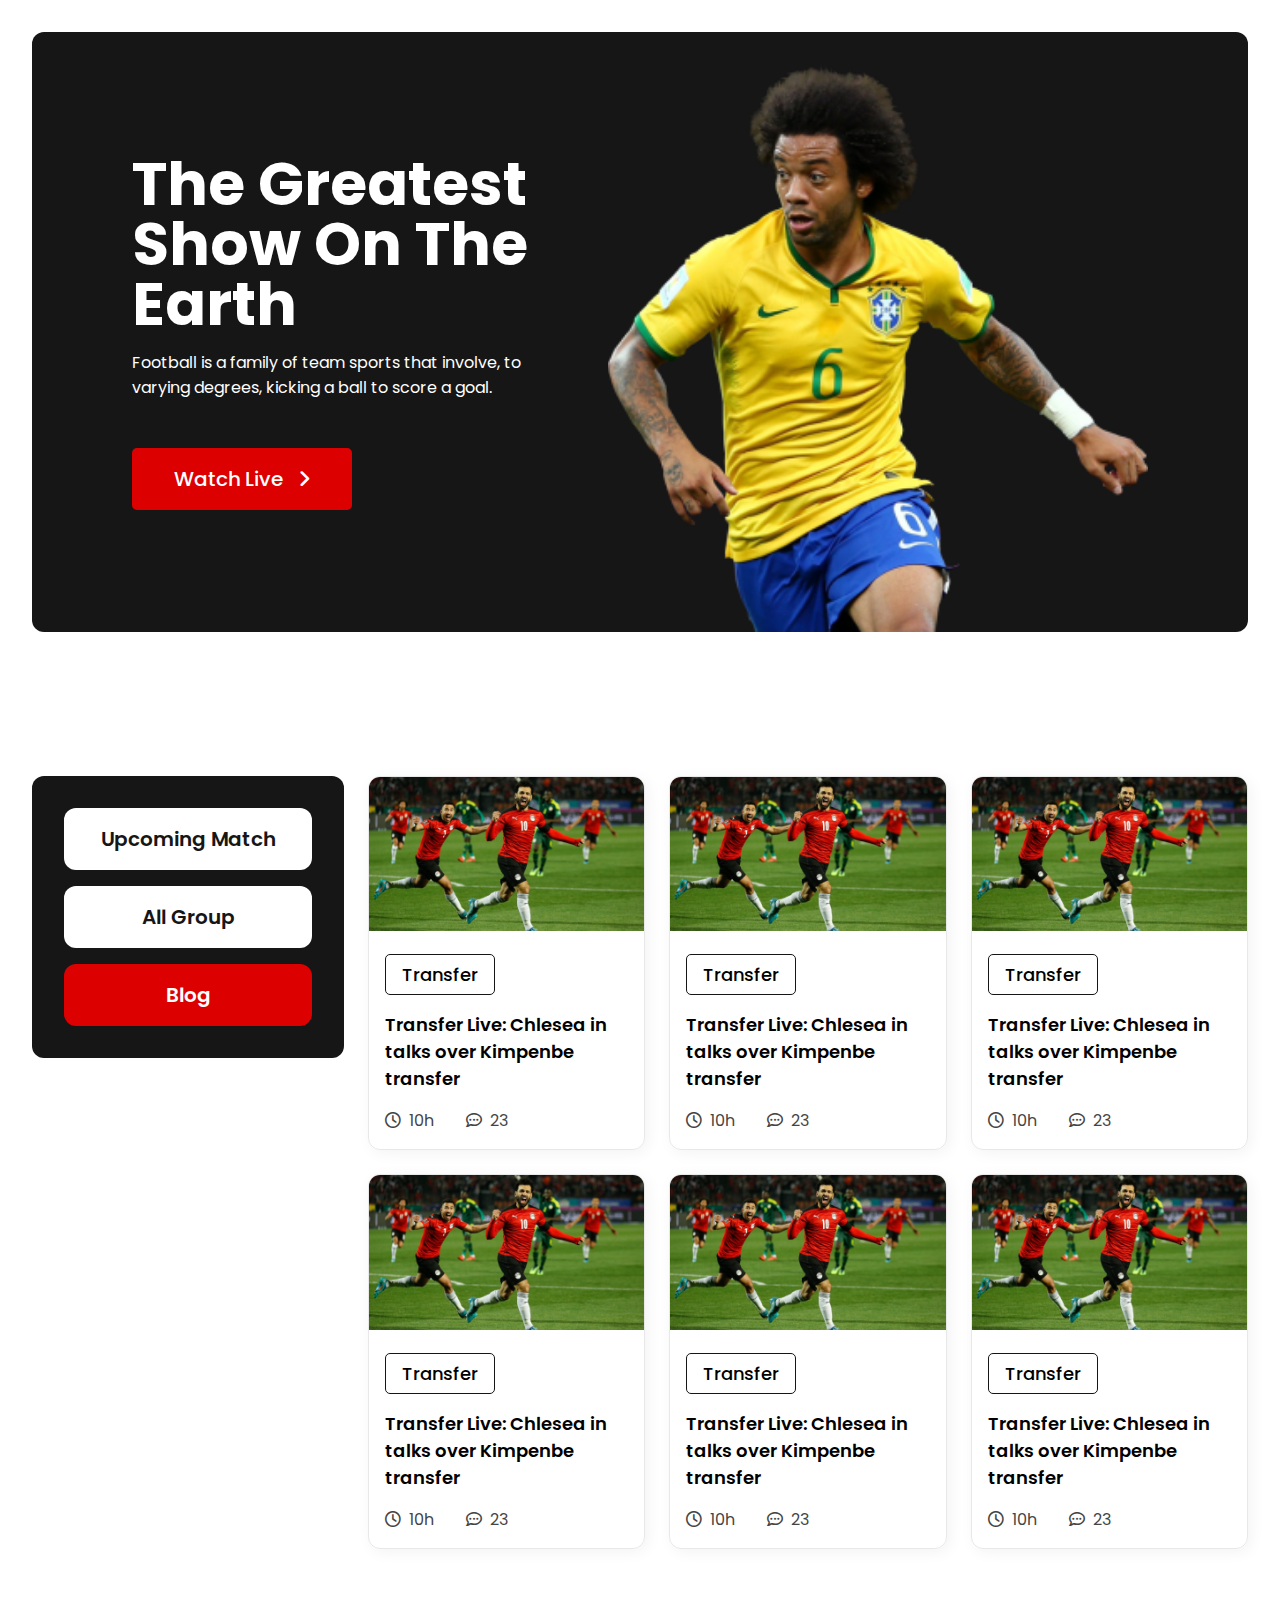
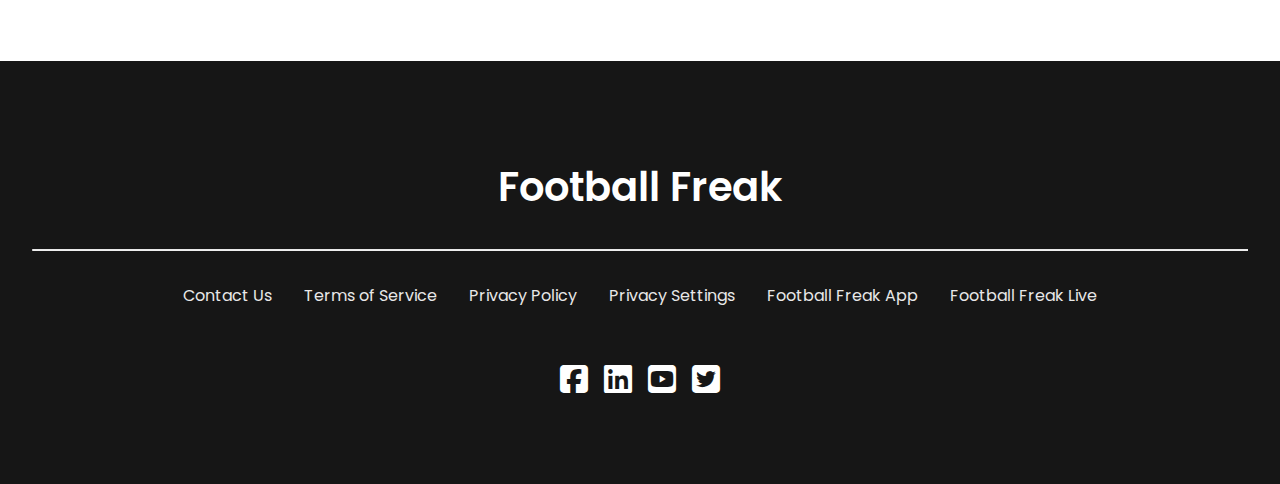
<file: index.html>
<!DOCTYPE html>
<html lang="en">

<head>
    <meta charset="UTF-8">
    <meta http-equiv="X-UA-Compatible" content="IE=edge">
    <meta name="viewport" content="width=device-width, initial-scale=1.0">
    <link rel="shortcut icon" href="assets/football_icon.png" type="image/x-icon">
    <link rel="stylesheet" href="https://cdnjs.cloudflare.com/ajax/libs/font-awesome/6.1.1/css/all.min.css" />
    <link rel="stylesheet" href="css/style.css">
    <title>Football Freak™</title>
</head>

<body>

    <!-- Header Section -->
    <div class="container">
        <header class="header">
            <div class="header__text-box">
                <h1 class="heading-primary">The Greatest show on the earth</h1>
                <p class="header__text">Football is a family of team sports that involve, to varying degrees, kicking a
                    ball
                    to score a goal.</p>
                <button class="header__btn">Watch Live &nbsp; <i class="fa-solid fa-angle-right"></i></button>
            </div>
            <img class="header__image" src="assets/banner_image.png" alt="">
        </header>
    </div>
    <!-- Main Section -->
    <main class="container main">
        <!-- Navbar -->
        <nav class="navbar">
            <ul class="navbar__items">
                <li class="navbar__item">
                    <a class="navbar__link " href="match.html">Upcoming Match</a>
                </li>
                <li class="navbar__item">
                    <a class="navbar__link" href="#">All Group</a>
                </li>
                <li class="navbar__item">
                    <a class="navbar__link navbar__link--active" href="index.html">Blog</a>
                </li>
            </ul>
        </nav>
        <!-- Blog Section -->
        <section class="blogs-section">
            <div class="blogs">
                <article class="blog">
                    <img class="blog__thumbnail" src="assets/blog_image.png" alt="blog thumbnail">
                    <div class="blog__details">
                        <p class="blog__category">Transfer</p>
                        <h2 class="blog__title">Transfer Live: Chlesea in talks over Kimpenbe transfer</h2>
                        <div class="blog__info">
                            <p class="blog__time"><i class="fa-regular fa-clock"></i> &nbsp;10h</p>
                            <p class="blog__comment"><i class="fa-regular fa-comment-dots"></i> &nbsp;23</p>
                        </div>
                    </div>
                </article>
                <article class="blog">
                    <img class="blog__thumbnail" src="assets/blog_image.png" alt="blog thumbnail">
                    <div class="blog__details">
                        <p class="blog__category">Transfer</p>
                        <h2 class="blog__title">Transfer Live: Chlesea in talks over Kimpenbe transfer</h2>
                        <div class="blog__info">
                            <p class="blog__time"><i class="fa-regular fa-clock"></i> &nbsp;10h</p>
                            <p class="blog__comment"><i class="fa-regular fa-comment-dots"></i> &nbsp;23</p>
                        </div>
                    </div>
                </article>
                <article class="blog">
                    <img class="blog__thumbnail" src="assets/blog_image.png" alt="blog thumbnail">
                    <div class="blog__details">
                        <p class="blog__category">Transfer</p>
                        <h2 class="blog__title">Transfer Live: Chlesea in talks over Kimpenbe transfer</h2>
                        <div class="blog__info">
                            <p class="blog__time"><i class="fa-regular fa-clock"></i> &nbsp;10h</p>
                            <p class="blog__comment"><i class="fa-regular fa-comment-dots"></i> &nbsp;23</p>
                        </div>
                    </div>
                </article>
                <article class="blog">
                    <img class="blog__thumbnail" src="assets/blog_image.png" alt="blog thumbnail">
                    <div class="blog__details">
                        <p class="blog__category">Transfer</p>
                        <h2 class="blog__title">Transfer Live: Chlesea in talks over Kimpenbe transfer</h2>
                        <div class="blog__info">
                            <p class="blog__time"><i class="fa-regular fa-clock"></i> &nbsp;10h</p>
                            <p class="blog__comment"><i class="fa-regular fa-comment-dots"></i> &nbsp;23</p>
                        </div>
                    </div>
                </article>
                <article class="blog">
                    <img class="blog__thumbnail" src="assets/blog_image.png" alt="blog thumbnail">
                    <div class="blog__details">
                        <p class="blog__category">Transfer</p>
                        <h2 class="blog__title">Transfer Live: Chlesea in talks over Kimpenbe transfer</h2>
                        <div class="blog__info">
                            <p class="blog__time"><i class="fa-regular fa-clock"></i> &nbsp;10h</p>
                            <p class="blog__comment"><i class="fa-regular fa-comment-dots"></i> &nbsp;23</p>
                        </div>
                    </div>
                </article>
                <article class="blog">
                    <img class="blog__thumbnail" src="assets/blog_image.png" alt="blog thumbnail">
                    <div class="blog__details">
                        <p class="blog__category">Transfer</p>
                        <h2 class="blog__title">Transfer Live: Chlesea in talks over Kimpenbe transfer</h2>
                        <div class="blog__info">
                            <p class="blog__time"><i class="fa-regular fa-clock"></i> &nbsp;10h</p>
                            <p class="blog__comment"><i class="fa-regular fa-comment-dots"></i> &nbsp;23</p>
                        </div>
                    </div>
                </article>
            </div>
            <div class="view-all">
                <button class="view-all__btn">Show All &nbsp; <i class="fa-solid fa-spinner"></i></button>
            </div>
        </section>
    </main>
    <!-- Footer -->
    <footer class="footer">
        <div class="container">
            <h2 class="footer__logo">Football Freak</h2>
            <hr class="line">
            <ul class="footer-nav">
                <li class="footer-nav__item">
                    <a class="footer-nav__link" href="#">Contact Us</a>
                </li>
                <li class="footer-nav__item">
                    <a class="footer-nav__link" href="#">Terms of Service</a>
                </li>
                <li class="footer-nav__item">
                    <a class="footer-nav__link" href="#">Privacy Policy</a>
                </li>
                <li class="footer-nav__item">
                    <a class="footer-nav__link" href="#">Privacy Settings</a>
                </li>
                <li class="footer-nav__item">
                    <a class="footer-nav__link" href="#">Football Freak App</a>
                </li>
                <li class="footer-nav__item">
                    <a class="footer-nav__link" href="#">Football Freak Live</a>
                </li>
            </ul>
            <div class="social-connections">
                <a class="social-connections__link" href="https://www.facebook.com" target="_blank"><i
                        class="fa-brands fa-facebook-square"></i></a>
                <a class="social-connections__link" href="https://www.linkedin.com" target="_blank"><i
                        class="fa-brands fa-linkedin"></i></a>
                <a class="social-connections__link" href="https://www.youtube.com" target="_blank"><i
                        class="fa-brands fa-youtube-square"></i></a>
                <a class="social-connections__link" href="https://www.twitter.com" target="_blank"><i
                        class="fa-brands fa-twitter-square"></i></a>
            </div>
        </div>
    </footer>
</body>

</html>
</file>
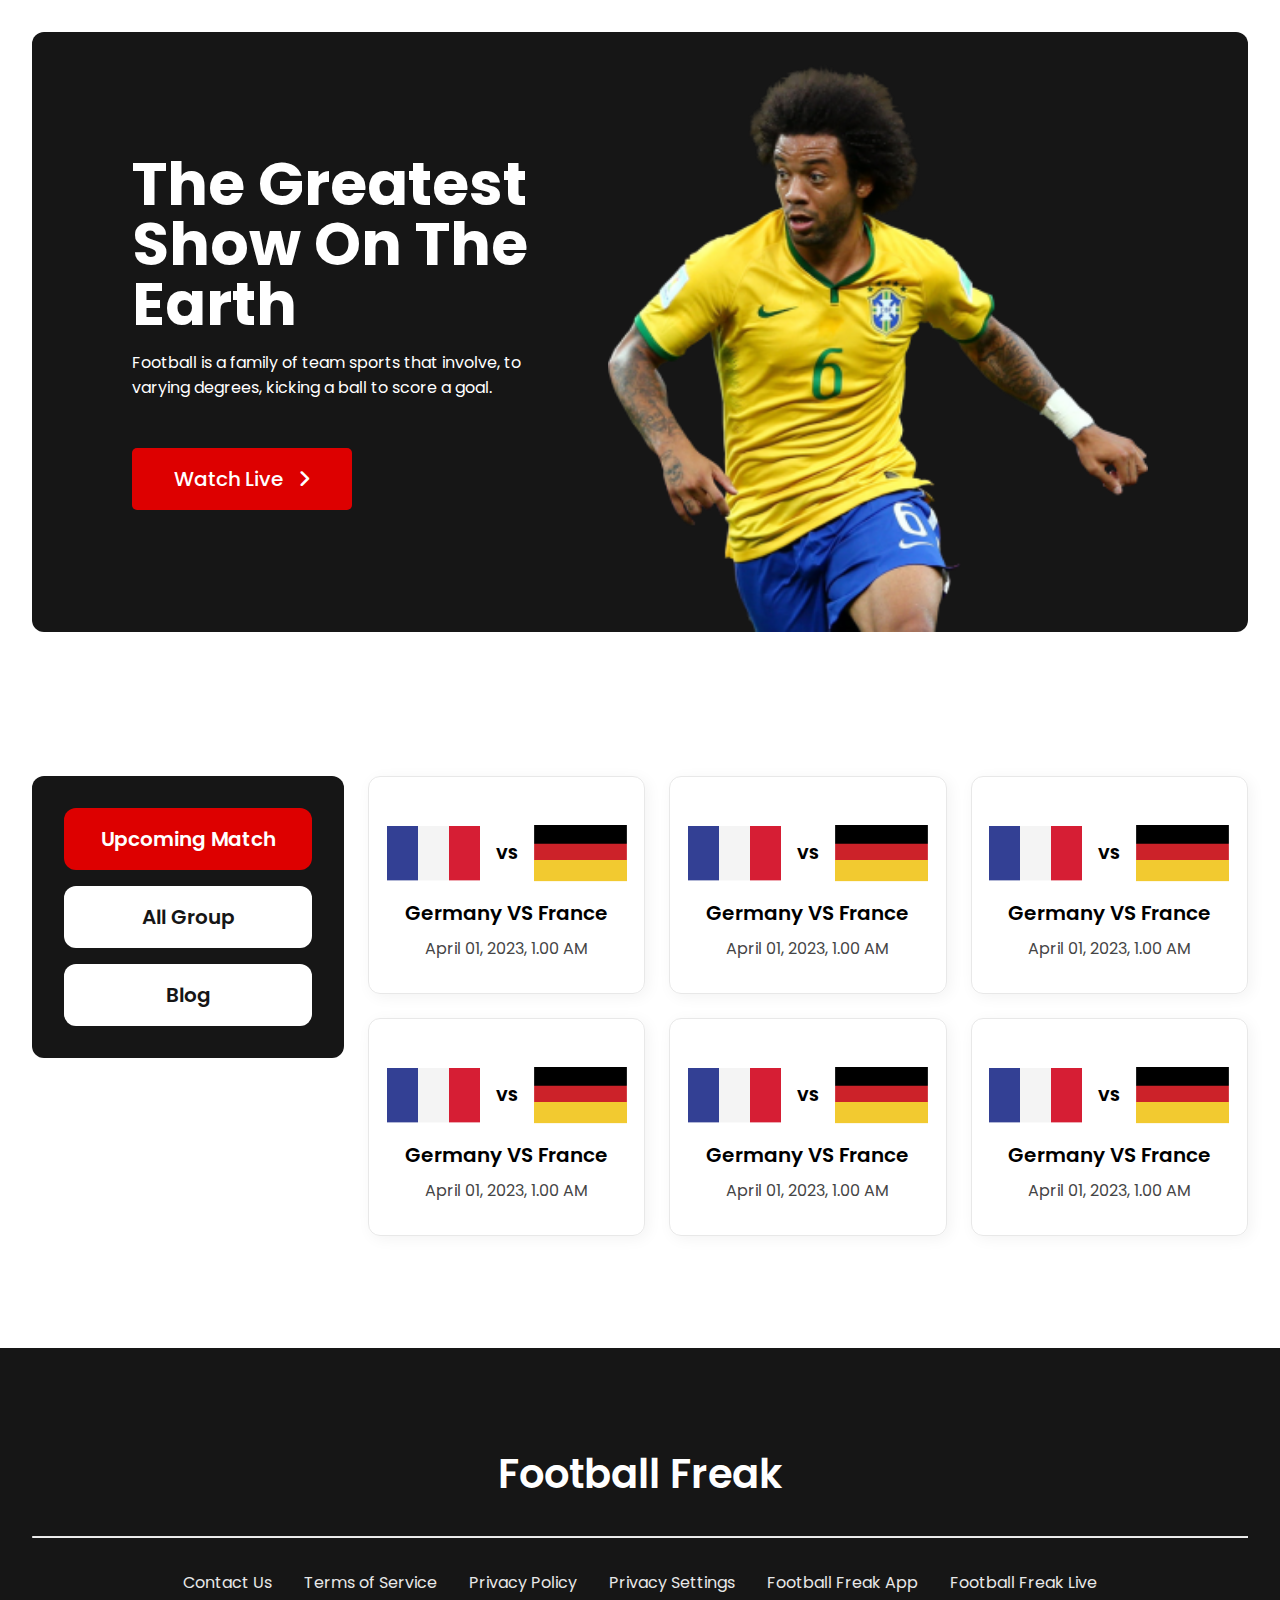
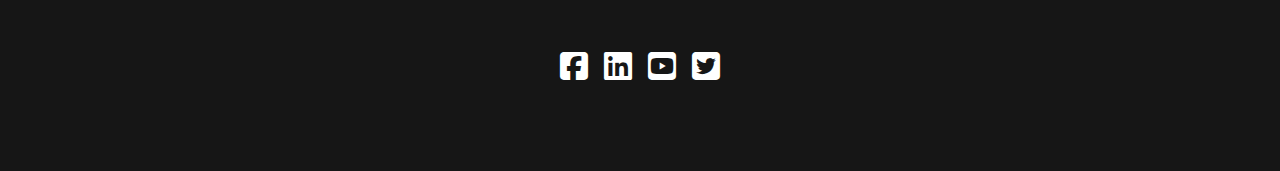
<file: match.html>
<!DOCTYPE html>
<html lang="en">

<head>
    <meta charset="UTF-8">
    <meta http-equiv="X-UA-Compatible" content="IE=edge">
    <meta name="viewport" content="width=device-width, initial-scale=1.0">
    <link rel="shortcut icon" href="assets/football_icon.png" type="image/x-icon">
    <link rel="stylesheet" href="https://cdnjs.cloudflare.com/ajax/libs/font-awesome/6.1.1/css/all.min.css" />
    <link rel="stylesheet" href="css/match.css">
    <title>Football Freak™</title>
</head>

<body>
    <!-- Header Section -->
    <div class="container">
        <header class="header">
            <div class="header__text-box">
                <h1 class="heading-primary">The Greatest show on the earth</h1>
                <p class="header__text">Football is a family of team sports that involve, to varying degrees, kicking a
                    ball
                    to score a goal.</p>
                <button class="header__btn">Watch Live &nbsp; <i class="fa-solid fa-angle-right"></i></button>
            </div>
            <img class="header__image" src="assets/banner_image.png" alt="">
        </header>
    </div>
    <!-- Main Section -->
    <main class="container main">
        <!-- Navbar -->
        <nav class="navbar">
            <ul class="navbar__items">
                <li class="navbar__item">
                    <a class="navbar__link navbar__link--active" href="match.html">Upcoming Match</a>
                </li>
                <li class="navbar__item">
                    <a class="navbar__link" href="#">All Group</a>
                </li>
                <li class="navbar__item">
                    <a class="navbar__link" href="index.html">Blog</a>
                </li>
            </ul>
        </nav>
        <!-- Matches -->
        <section class="matches">
            <div class="match">
                <div class="match__vs">
                    <img src="assets/flag.png" alt="flag">
                    <h4>VS</h4>
                    <img src="assets/germany_flag.png" alt="flag">
                </div>
                <h2 class="match__title">Germany VS France</h2>
                <p class="match__time">April 01, 2023, 1.00 AM</p>
            </div>
            <div class="match">
                <div class="match__vs">
                    <img src="assets/flag.png" alt="flag">
                    <h4>VS</h4>
                    <img src="assets/germany_flag.png" alt="flag">
                </div>
                <h2 class="match__title">Germany VS France</h2>
                <p class="match__time">April 01, 2023, 1.00 AM</p>
            </div>
            <div class="match">
                <div class="match__vs">
                    <img src="assets/flag.png" alt="flag">
                    <h4>VS</h4>
                    <img src="assets/germany_flag.png" alt="flag">
                </div>
                <h2 class="match__title">Germany VS France</h2>
                <p class="match__time">April 01, 2023, 1.00 AM</p>
            </div>
            <div class="match">
                <div class="match__vs">
                    <img src="assets/flag.png" alt="flag">
                    <h4>VS</h4>
                    <img src="assets/germany_flag.png" alt="flag">
                </div>
                <h2 class="match__title">Germany VS France</h2>
                <p class="match__time">April 01, 2023, 1.00 AM</p>
            </div>
            <div class="match">
                <div class="match__vs">
                    <img src="assets/flag.png" alt="flag">
                    <h4>VS</h4>
                    <img src="assets/germany_flag.png" alt="flag">
                </div>
                <h2 class="match__title">Germany VS France</h2>
                <p class="match__time">April 01, 2023, 1.00 AM</p>
            </div>
            <div class="match">
                <div class="match__vs">
                    <img src="assets/flag.png" alt="flag">
                    <h4>VS</h4>
                    <img src="assets/germany_flag.png" alt="flag">
                </div>
                <h2 class="match__title">Germany VS France</h2>
                <p class="match__time">April 01, 2023, 1.00 AM</p>
            </div>
        </section>
    </main>

    <!-- Footer Section -->
    <footer class="footer">
        <div class="container">
            <h2 class="footer__logo">Football Freak</h2>
            <hr class="line">
            <ul class="footer-nav">
                <li class="footer-nav__item">
                    <a class="footer-nav__link" href="#">Contact Us</a>
                </li>
                <li class="footer-nav__item">
                    <a class="footer-nav__link" href="#">Terms of Service</a>
                </li>
                <li class="footer-nav__item">
                    <a class="footer-nav__link" href="#">Privacy Policy</a>
                </li>
                <li class="footer-nav__item">
                    <a class="footer-nav__link" href="#">Privacy Settings</a>
                </li>
                <li class="footer-nav__item">
                    <a class="footer-nav__link" href="#">Football Freak App</a>
                </li>
                <li class="footer-nav__item">
                    <a class="footer-nav__link" href="#">Football Freak Live</a>
                </li>
            </ul>
            <div class="social-connections">
                <a class="social-connections__link" href="https://www.facebook.com" target="_blank"><i
                        class="fa-brands fa-facebook-square"></i></a>
                <a class="social-connections__link" href="https://www.linkedin.com" target="_blank"><i
                        class="fa-brands fa-linkedin"></i></a>
                <a class="social-connections__link" href="https://www.youtube.com" target="_blank"><i
                        class="fa-brands fa-youtube-square"></i></a>
                <a class="social-connections__link" href="https://www.twitter.com" target="_blank"><i
                        class="fa-brands fa-twitter-square"></i></a>
            </div>
        </div>
    </footer>
</body>

</html>
</file>
<file: css/style.css>
@import url('https://fonts.googleapis.com/css2?family=Poppins:wght@400;500;600;700&display=swap');

:root {
  --color-primary: #dd0000;
  --color-secondary: #454545;
  --color-dark: #161616;
  --color-gray: #e8e8e8;
}

*,
*::after,
*::before {
  padding: 0;
  margin: 0;
  box-sizing: inherit;
  font-family: inherit;
}

html {
  box-sizing: border-box;
}

body {
  font-family: 'Poppins', sans-serif;
}

.container {
  max-width: 1320px;
  margin: 0 auto;
  padding: 32px;
}

.line {
  border-top: 1px solid var(--color-gray);
}

/****************** Header Section ******************
****************************************************/

.header {
  background-color: var(--color-dark);
  height: 600px;
  padding-inline: 100px;
  color: #fff;
  display: flex;
  gap: 32px;
  border-radius: 12px;
  /* overflow: hidden; */
}

.header__text-box {
  margin-block: auto;
  min-width: 40%;
}

.heading-primary {
  font-size: 60px;
  line-height: 1;
  text-transform: capitalize;
  margin-bottom: 16px;
}

.header__btn {
  padding: 16px 42px;
  font-size: 20px;
  background-color: var(--color-primary);
  border: none;
  border-radius: 5px;
  color: #fff;
  font-weight: 500;
  margin-top: 48px;
  cursor: pointer;

  transition: background-color 0.2s ease, transform 0.2s ease;
}

.header__btn:hover {
  background-color: #cc0000;
  transform: translateY(-3px);
}

.header__btn:active {
  transform: translateX(0px);
}

.header__image {
  height: 100%;
  padding-top: 2rem;
}

/******************* Main Section ******************
****************************************************/

.main {
  margin-top: 80px;
  display: flex;
  gap: 24px;
}

.navbar {
  width: 312px;
  background-color: var(--color-dark);
  padding: 16px;
  border-radius: 12px;
  flex-shrink: 0;
  align-self: flex-start;
}

.navbar__items {
  list-style: none;
  text-align: center;
}

.navbar__link {
  display: block;
  background-color: #fff;
  margin: 16px;
  font-weight: 600;
  font-size: 20px;
  text-decoration: none;
  color: var(--color-dark);
  padding-block: 16px;
  border-radius: 12px;
  transition: background-color 0.3s ease, color 0.3s ease;
}

.navbar__link:hover {
  background-color: var(--color-primary);
  color: #fff;
}

.navbar__link--active {
  background-color: var(--color-primary);
  color: #fff;
}

/****************** Blogs Section ******************
****************************************************/

.blogs {
  display: grid;
  grid-template-columns: repeat(3, 1fr);
  gap: 24px;
}

.blog {
  border: 1px solid var(--color-gray);
  box-shadow: 3px 3px 15px rgba(0, 0, 0, 0.05);
  border-radius: 12px;
  overflow: hidden;
}

.blog__thumbnail {
  width: 100%;
}

.blog__category {
  font-size: 18px;
  font-weight: 500;
  display: inline-block;
  padding: 6px 16px;
  border-radius: 5px;
  margin-bottom: 16px;
  border: 1px solid var(--color-dark);
}

.blog__details {
  padding: 1rem;
}

.blog__title {
  font-size: 18px;
  font-weight: 600;
  margin-bottom: 16px;
}

.blog__info {
  display: flex;
  gap: 32px;
  color: var(--color-secondary);
}

.view-all {
  text-align: center;
  margin-top: 48px;
  display: none;
}

.view-all__btn {
  padding: 12px 32px;
  font-size: 20px;
  font-weight: 500;
  border-radius: 5px;
  background-color: var(--color-primary);
  border: none;
  outline: none;
  color: #fff;
  cursor: pointer;
}

/****************** Footer Section ******************
****************************************************/

.footer {
  background-color: var(--color-dark);
  padding: 64px 0 48px;
  margin-top: 80px;
}

.footer__logo {
  color: #fff;
  font-size: 40px;
  font-weight: 600;
  text-align: center;
  margin-bottom: 32px;
}

.footer-nav {
  margin-top: 32px;
  list-style: none;
  display: flex;
  flex-wrap: wrap;
  gap: 32px;
  justify-content: center;
}

.footer-nav__link {
  text-decoration: none;
  color: var(--color-gray);
}

.social-connections {
  display: flex;
  justify-content: center;
  gap: 16px;
  margin-top: 48px;
  font-size: 32px;
}

.social-connections__link {
  text-decoration: none;
  color: #fff;
}

/****************** Media Queries ******************
****************************************************/

/******** Medium devices ***********/

@media only screen and (max-width: 991.98px) {
  .container {
    max-width: 920px;
  }

  .header {
    height: 480px;
    padding-inline: 40px;
  }

  .heading-primary {
    font-size: 32px;
  }

  .header__text {
    font-style: 14px;
  }

  .main {
    flex-direction: column;
    margin-top: 64px;
  }

  .navbar {
    background-color: transparent;
    width: 100%;
    padding: 0;
  }

  .navbar__items {
    display: flex;
    gap: 16px;
  }

  .navbar__item {
    flex-grow: 1;
  }

  .navbar__link {
    border: 1px solid var(--color-gray);
    margin: 0;
  }

  .blogs {
    grid-template-columns: repeat(2, 1fr);
  }

  .view-all {
    display: block;
  }

  .footer {
    margin-top: 64px;
  }
}

/******** Small devices ***********/

@media only screen and (max-width: 767.98px) {
  .container {
    max-width: 640px;
  }
  .header {
    flex-direction: column;
    gap: 0;
    text-align: center;
    height: 100%;
    padding-top: 60px;
  }

  .header__image {
    margin-inline: auto;
  }

  .blogs {
    grid-template-columns: repeat(1, 1fr);
  }
  .view-all {
    display: none;
  }
}

/******** Mobile devices ***********/

@media only screen and (max-width: 575.98px) {
  .container {
    max-width: 480px;
    padding: 8px;
  }

  .header__image {
    width: 95%;
  }
  .header__text {
    font-size: 14px;
  }
  .main {
    margin-top: 48px;
  }

  .navbar__items {
    flex-direction: column;
  }

  .navbar__link {
    display: inline-block;
    padding-inline: 48px;
  }

  .footer {
    margin-top: 48px;
  }

  .footer-nav {
    flex-direction: column;
    align-items: center;
  }
}
</file>
<file: css/match.css>
@import url('https://fonts.googleapis.com/css2?family=Poppins:wght@400;500;600;700&display=swap');

:root {
  --color-primary: #dd0000;
  --color-secondary: #454545;
  --color-dark: #161616;
  --color-gray: #e8e8e8;
}

*,
*::after,
*::before {
  padding: 0;
  margin: 0;
  box-sizing: inherit;
  font-family: inherit;
}

html {
  box-sizing: border-box;
}

body {
  font-family: 'Poppins', sans-serif;
}

.container {
  max-width: 1320px;
  margin: 0 auto;
  padding: 32px;
}

.line {
  border-top: 1px solid var(--color-gray);
}

/****************** Header Section ******************
****************************************************/

.header {
  background-color: var(--color-dark);
  height: 600px;
  padding-inline: 100px;
  color: #fff;
  display: flex;
  gap: 32px;
  border-radius: 12px;
  overflow: hidden;
}

.header__text-box {
  margin-block: auto;
  min-width: 40%;
}

.heading-primary {
  font-size: 60px;
  line-height: 1;
  text-transform: capitalize;
  margin-bottom: 16px;
}

.header__btn {
  padding: 16px 42px;
  font-size: 20px;
  background-color: var(--color-primary);
  border: none;
  border-radius: 5px;
  color: #fff;
  font-weight: 500;
  margin-top: 48px;
  cursor: pointer;

  transition: background-color 0.2s ease, transform 0.2s ease;
}

.header__btn:hover {
  background-color: #cc0000;
  transform: translateY(-3px);
}

.header__btn:active {
  transform: translateX(0px);
}

.header__image {
  height: 100%;
  padding-top: 2rem;
}

/******************* Main Section ******************
****************************************************/

.main {
  margin-top: 80px;
  display: flex;
  align-items: flex-start;
  gap: 24px;
}

.navbar {
  width: 312px;
  background-color: var(--color-dark);
  padding: 16px;
  border-radius: 12px;
  flex-shrink: 0;
  align-self: flex-start;
}

.navbar__items {
  list-style: none;
  text-align: center;
}

.navbar__link {
  display: block;
  background-color: #fff;
  margin: 16px;
  font-weight: 600;
  font-size: 20px;
  text-decoration: none;
  color: var(--color-dark);
  padding-block: 16px;
  border-radius: 12px;
  transition: background-color 0.3s ease, color 0.3s ease;
}

.navbar__link:hover {
  background-color: var(--color-primary);
  color: #fff;
}

.navbar__link--active {
  background-color: var(--color-primary);
  color: #fff;
}

/****************** Blogs Section ******************
****************************************************/

.matches {
  display: grid;
  grid-template-columns: repeat(3, 1fr);
  justify-content: center;
  gap: 24px;
  margin-inline: auto;
}

.match {
  border: 1px solid var(--color-gray);
  box-shadow: 3px 3px 15px rgba(0, 0, 0, 0.05);
  border-radius: 12px;
  overflow: hidden;
  padding: 32px;
  padding-top: 48px;
  text-align: center;
}

.match__vs {
  display: flex;
  justify-content: center;
  align-items: center;
  gap: 16px;
}

.match__title {
  margin-top: 16px;
  font-size: 20px;
  font-weight: 600;
}

.match__time {
  color: var(--color-secondary);
  margin-top: 8px;
}

/****************** Footer Section ******************
****************************************************/

.footer {
  background-color: var(--color-dark);
  padding: 64px 0 48px;
  margin-top: 80px;
}

.footer__logo {
  color: #fff;
  font-size: 40px;
  font-weight: 600;
  text-align: center;
  margin-bottom: 32px;
}

.footer-nav {
  margin-top: 32px;
  list-style: none;
  display: flex;
  flex-wrap: wrap;
  gap: 32px;
  justify-content: center;
}

.footer-nav__link {
  text-decoration: none;
  color: var(--color-gray);
}

.social-connections {
  display: flex;
  justify-content: center;
  gap: 16px;
  margin-top: 48px;
  font-size: 32px;
}

.social-connections__link {
  text-decoration: none;
  color: #fff;
}

/****************** Media Queries ******************
****************************************************/
@media only screen and (max-width: 991.98px) {
  .container {
    max-width: 920px;
  }

  .header {
    height: 450px;
    padding-inline: 40px;
  }

  .heading-primary {
    font-size: 32px;
  }

  .header__text {
    font-size: 14px;
  }

  .main {
    flex-direction: column;
    margin-top: 64px;
  }

  .navbar {
    background-color: transparent;
    width: 100%;
    padding: 0;
  }

  .navbar__items {
    display: flex;
    gap: 16px;
  }

  .navbar__item {
    flex-grow: 1;
  }

  .navbar__link {
    border: 1px solid var(--color-gray);
    margin: 0;
  }

  .matches {
    grid-template-columns: repeat(2, 1fr);
  }

  .footer {
    margin-top: 64px;
  }
}

@media only screen and (max-width: 767.98px) {
  .container {
    max-width: 640px;
  }
  .header {
    flex-direction: column;
    gap: 0;
    text-align: center;
    height: 100%;
    padding-top: 60px;
  }

  .header__image {
    margin-inline: auto;
  }

  .matches {
    grid-template-columns: repeat(2, 1fr);
  }
}

@media only screen and (max-width: 575.98px) {
  .container {
    max-width: 480px;
    padding: 8px;
  }

  .header__image {
    width: 95%;
  }

  .main {
    margin-top: 48px;
  }

  .navbar__items {
    flex-direction: column;
  }

  .navbar__link {
    display: inline-block;
    padding-inline: 48px;
  }

  .matches {
    grid-template-columns: repeat(1, 1fr);
  }

  .footer {
    margin-top: 48px;
  }

  .footer-nav {
    flex-direction: column;
    align-items: center;
  }
}
</file>
